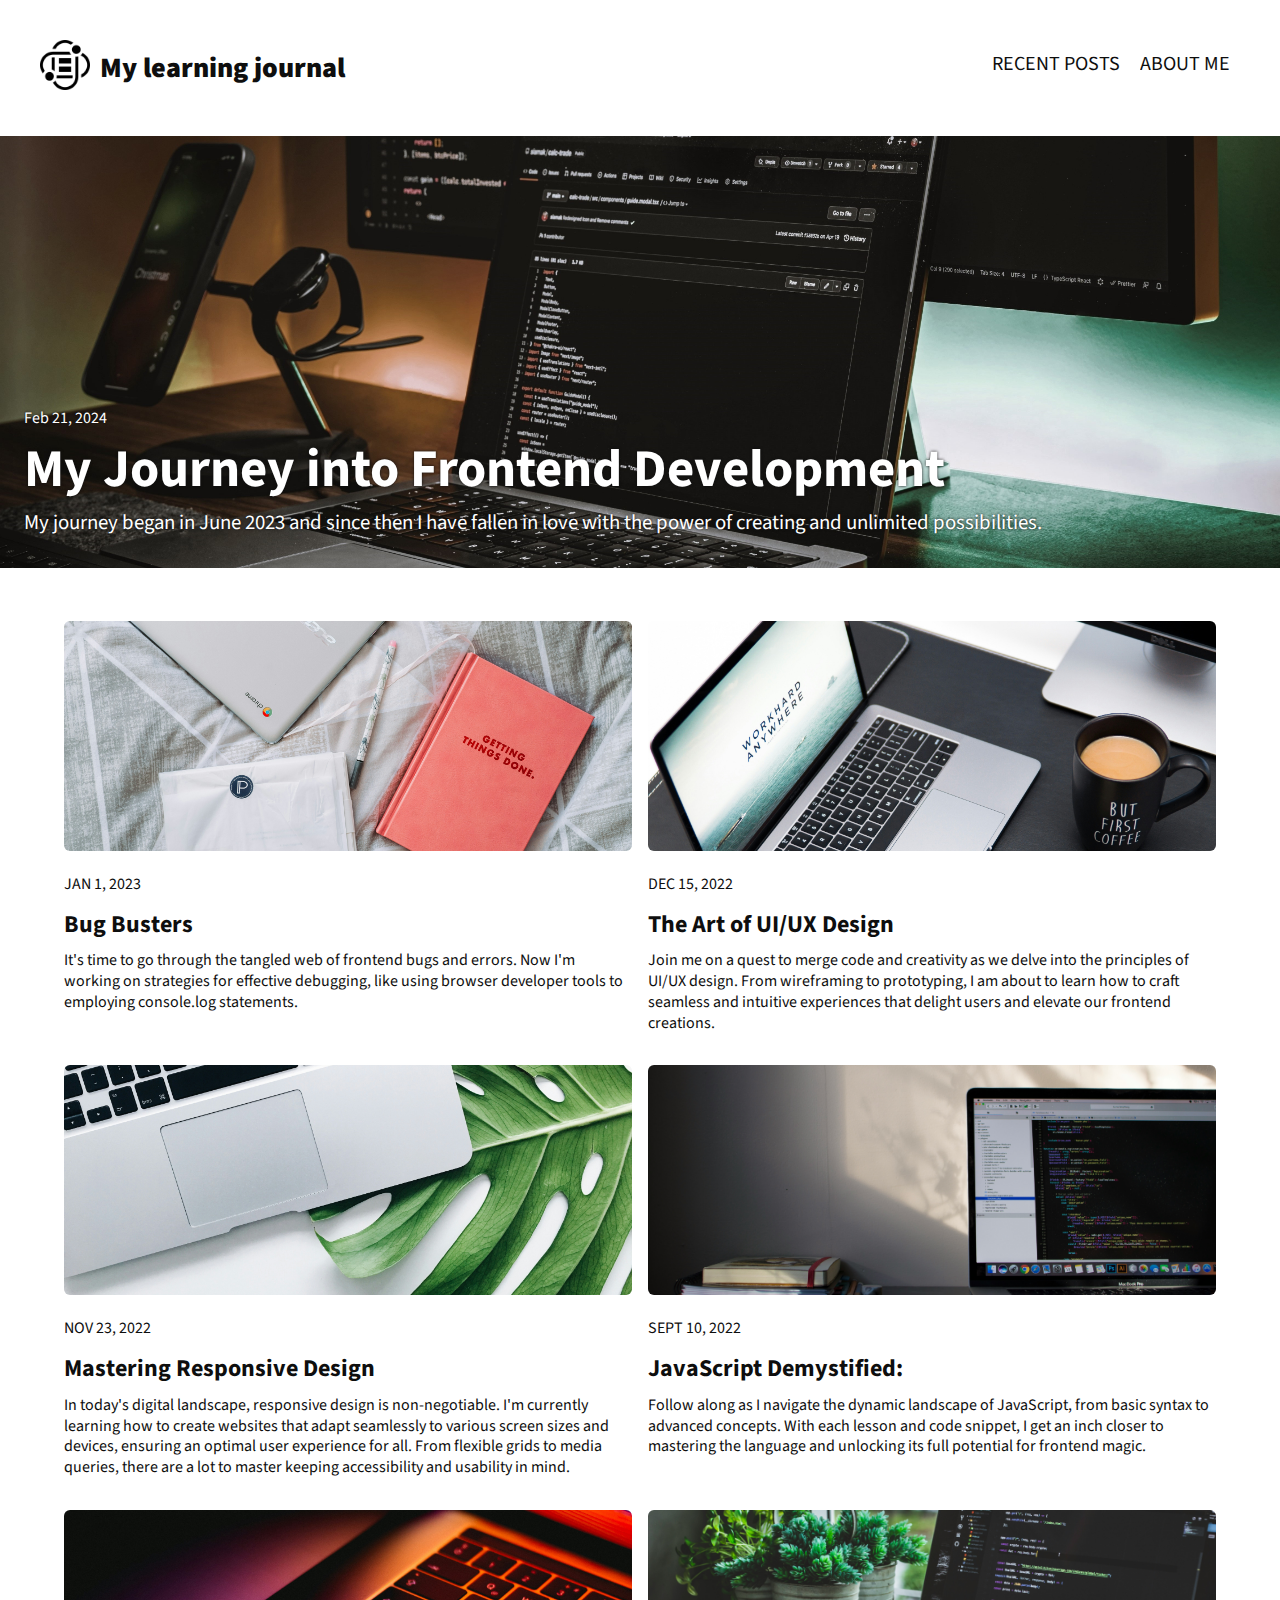
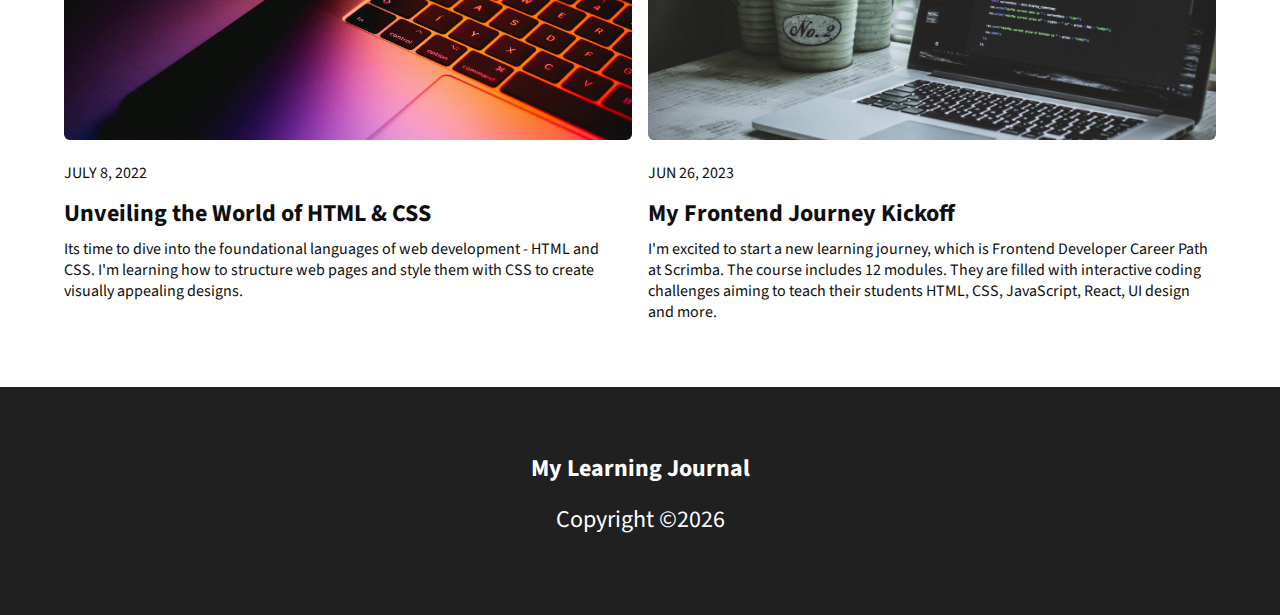
<file: index.html>
<!DOCTYPE html>
<html lang="en">
    <head>
        <title>My Learning Journal</title>
        <meta name="viewport" content="width=device-width, initial-scale=1.0">
        <!-- Google fonts -->
        <link href="https://fonts.googleapis.com/css?family=Source+Sans+Pro:300,400,900&display=swap" rel="stylesheet">
        <!-- Favicon -->
        <link rel="apple-touch-icon" sizes="180x180" href="images/learning-journal-favicon/favicon.ico">
        <link rel="icon" type="image/png" sizes="32x32" href="images/learning-journal-favicon/favicon-32x32.png">
        <link rel="icon" type="image/png" sizes="16x16" href="images/learning-journal-favicon/favicon-16x16.png">
        <link rel="manifest" href="images/learning-journal-favicon/site.webmanifest">
        <!-- Font Awesome -->
        <link rel="stylesheet" href="https://cdnjs.cloudflare.com/ajax/libs/font-awesome/6.0.0-beta2/css/all.min.css" 
        integrity="sha512-YWzhKL2whUzgiheMoBFwW8CKV4qpHQAEuvilg9FAn5VJUDwKZZxkJNuGM4XkWuk94WCrrwslk8yWNGmY1EduTA==" crossorigin="anonymous" 
        referrerpolicy="no-referrer" />
        <!-- CSS -->
        <link rel="stylesheet" href="style.css">
    </head>

    <body>

        <header>
            <nav>
                <ul class='nav-bar'>
                    <li class='logo'><a href='index.html'><img src='images/data-science.png' class="logo-img"></a></li>
                    <h1><a href='index.html'>My learning journal</a></h1>
                    <input type='checkbox' id='check' />
                    <span class="menu">
                        <li><a href="recent-posts.html">Recent posts</a></li>
                        <li><a href="about-me.html">About me</a></li>
                        <label for="check" class="close-menu"><i class="fas fa-times"></i></label>
                    </span>
                    <label for="check" class="open-menu"><i class="fas fa-bars"></i></label>
                </ul>
            </nav> 
        </header>

        <main>
            <article class="featured-article">
                <img class="featured-img" src="images\featured-image.jpg" alt="Post thumbnail">
                <div class="featured">
                    <span>Feb 21, 2024</span>
                    <h2>My Journey into Frontend Development</h2>
                    <p>My journey began in June 2023 and since then I have fallen in love with the power of creating and unlimited possibilities.</p>
                </div>
            </article>

            <div class="posts container" id="posts-container">
                <!-- other posts go here -->
            </div>

        </main>

        <footer id="footer">
            <h3>My Learning Journal</h3>
            <h4 id="copyright-date"></h4>
        </footer>

        <script src="index.js" type="module"></script>

    </body>
</html>
</file>
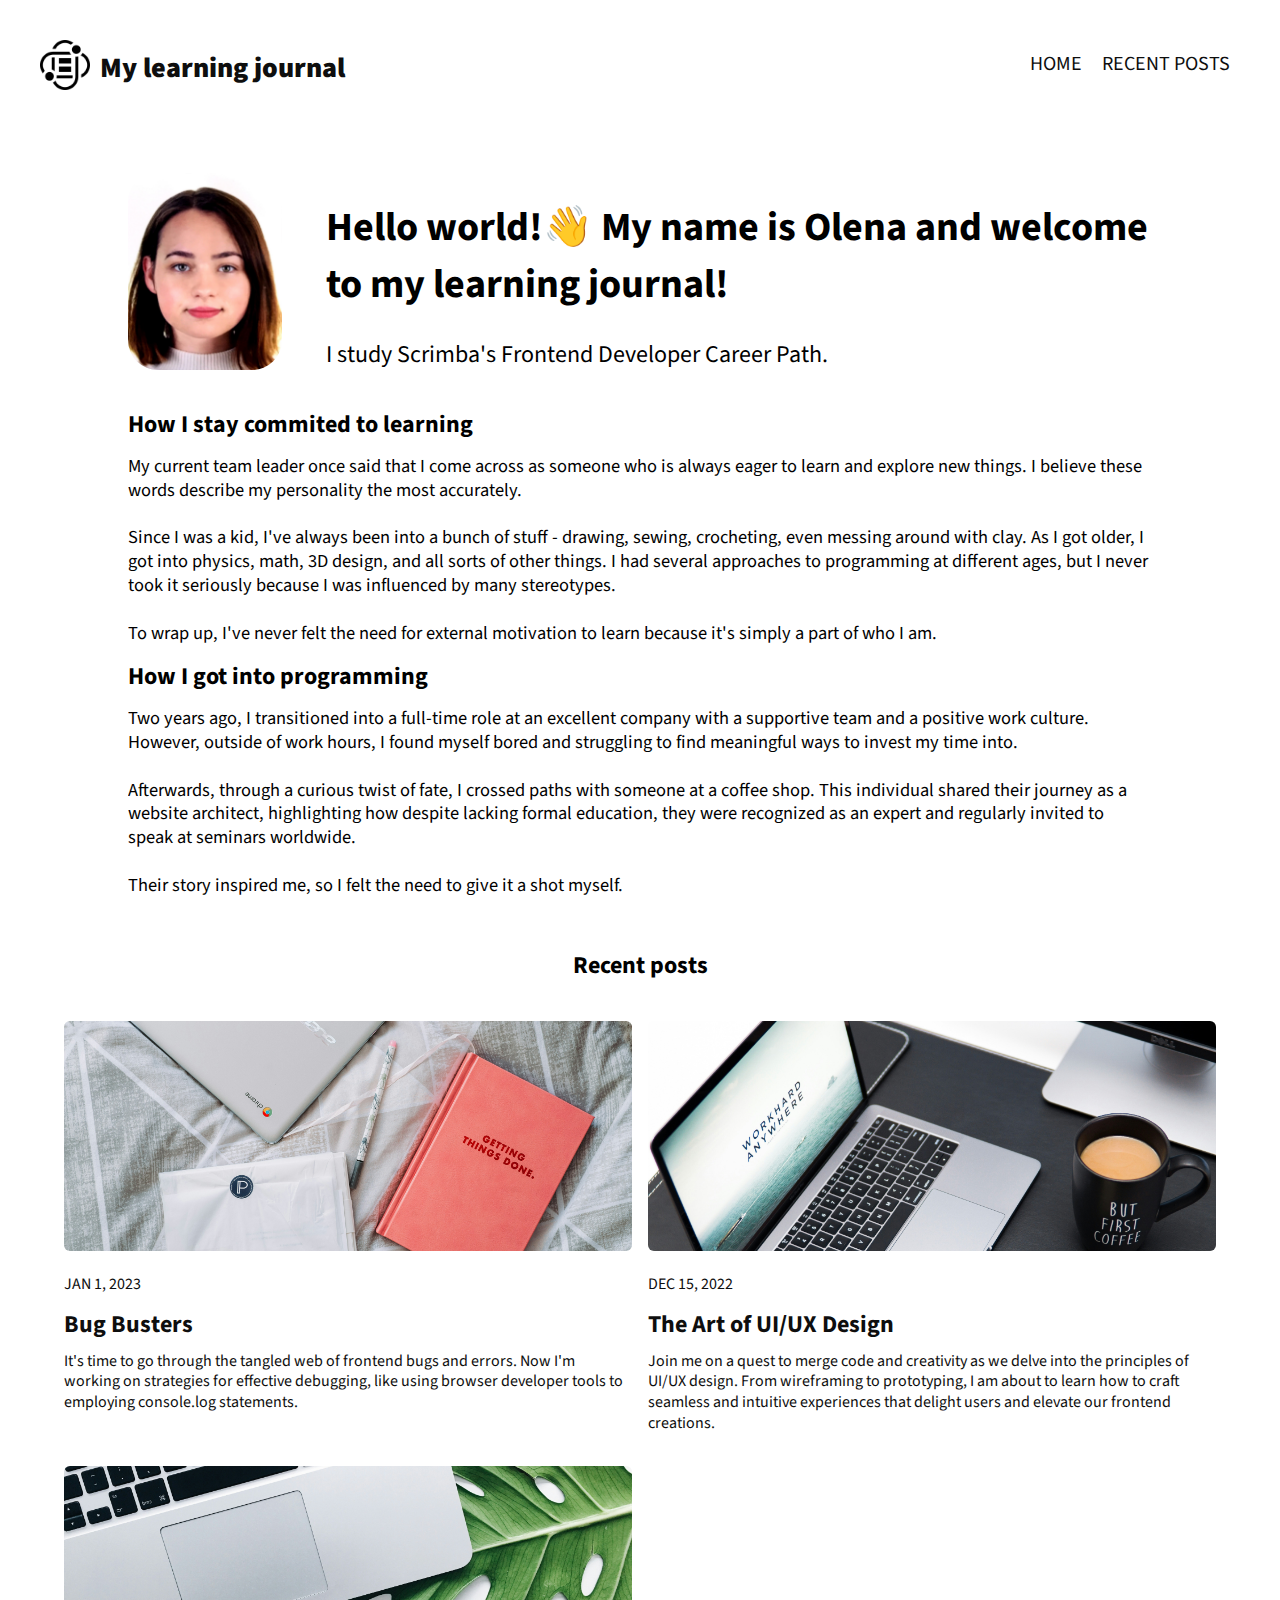
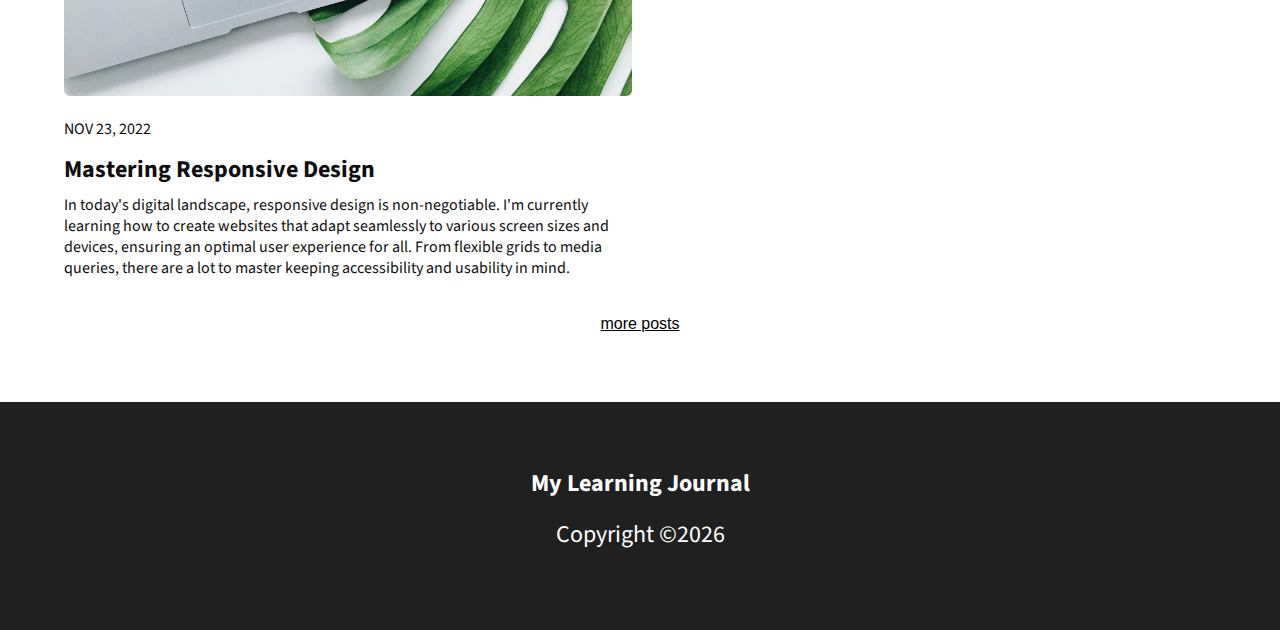
<file: about-me.html>
<!DOCTYPE html>
<html lang="en">
    <head>
        <title>My Learning Journal</title>
        <meta name="viewport" content="width=device-width, initial-scale=1.0">
        <!-- Google fonts -->
        <link href="https://fonts.googleapis.com/css?family=Source+Sans+Pro:300,400,900&display=swap" rel="stylesheet">
        <!-- Favicon -->
        <link rel="apple-touch-icon" sizes="180x180" href="images/learning-journal-favicon/favicon.ico">
        <link rel="icon" type="image/png" sizes="32x32" href="images/learning-journal-favicon/favicon-32x32.png">
        <link rel="icon" type="image/png" sizes="16x16" href="images/learning-journal-favicon/favicon-16x16.png">
        <link rel="manifest" href="images/learning-journal-favicon/site.webmanifest">
        <!-- Font Awesome -->
        <link rel="stylesheet" href="https://cdnjs.cloudflare.com/ajax/libs/font-awesome/6.0.0-beta2/css/all.min.css" 
        integrity="sha512-YWzhKL2whUzgiheMoBFwW8CKV4qpHQAEuvilg9FAn5VJUDwKZZxkJNuGM4XkWuk94WCrrwslk8yWNGmY1EduTA==" crossorigin="anonymous" 
        referrerpolicy="no-referrer" />
        <!-- CSS -->
        <link rel="stylesheet" href="style.css">
    </head>

    <body>

        <header>
            <nav>
                <ul class='nav-bar'>
                    <li class='logo'><a href='index.html'><img src='images/data-science.png' class="logo-img"></a></li>
                    <h1><a href='index.html'>My learning journal</a></h1>
                    <input type='checkbox' id='check' />
                    <span class="menu">
                        <li><a href="index.html">HOME</a></li>
                        <li><a href="recent-posts.html">Recent posts</a></li>
                        <label for="check" class="close-menu"><i class="fas fa-times"></i></label>
                    </span>
                    <label for="check" class="open-menu"><i class="fas fa-bars"></i></label>
                </ul>
            </nav> 
        </header>

        <main>
            <section>
                <div class="about-me">
                    <img src="images/me.jpg" class="my-picture" alt="The picture of an astonishing young girl.">
                    <div class="about-me-txt">
                        <h2 class="about-me-intro">Hello world!👋 My name is Olena and welcome to my learning journal!</h2>
                        <p class="about-me-subtitle">I study Scrimba's Frontend Developer Career Path.</p>
                    </div>
                </div>

                <div class="about-me-article" id="about-me-article">
                    <!-- here will be rendered an article -->
                </div>

            </section>

            <section>
                <h4 class="recent-posts">Recent posts</h4>
                <div class="posts container" id="recent-posts-container">
                    <!-- posts go here -->
                </div>
                <button class="more-posts-btn" id="more-posts-btn">more posts</button>
            </section>

        </main>

        <footer id="footer">
            <h3>My Learning Journal</h3>
            <h4 id="copyright-date"></h4>
        </footer>

        <script src="index.js" type="module"></script>

    </body>
</html>
</file>
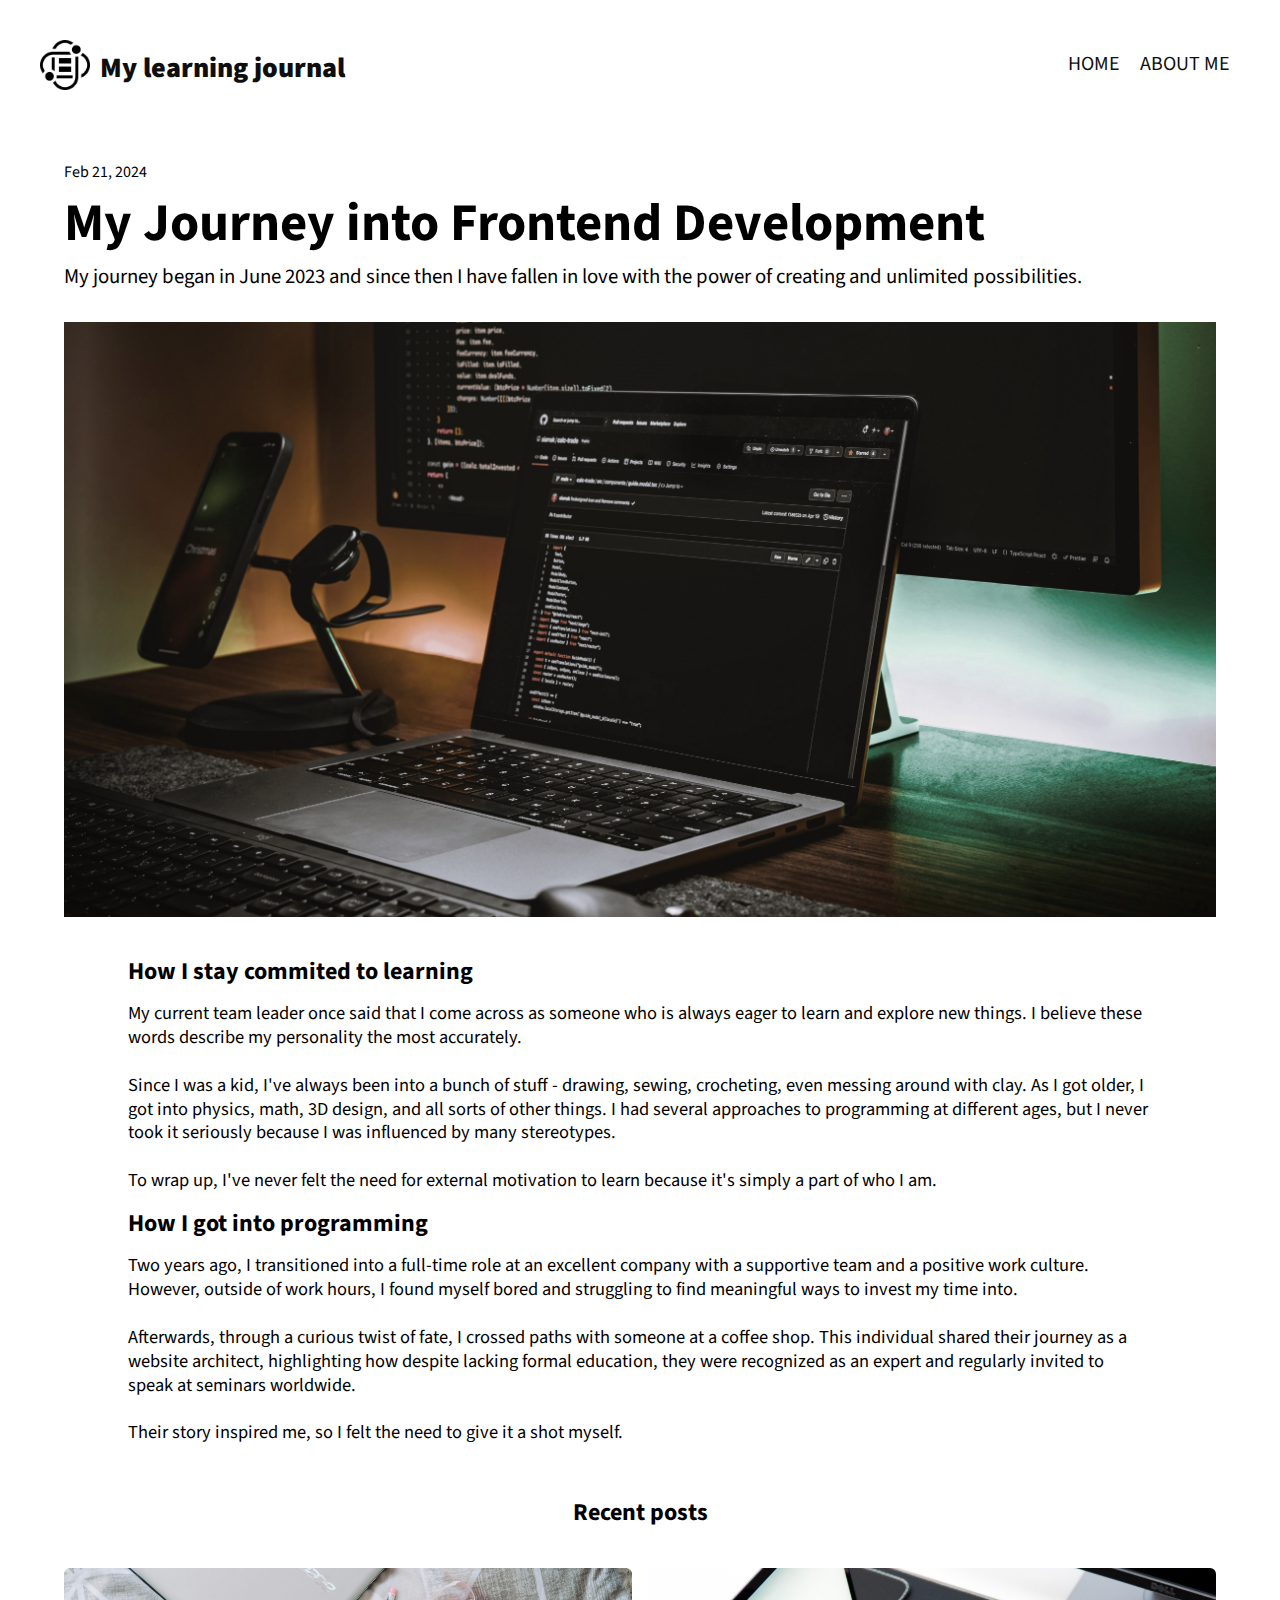
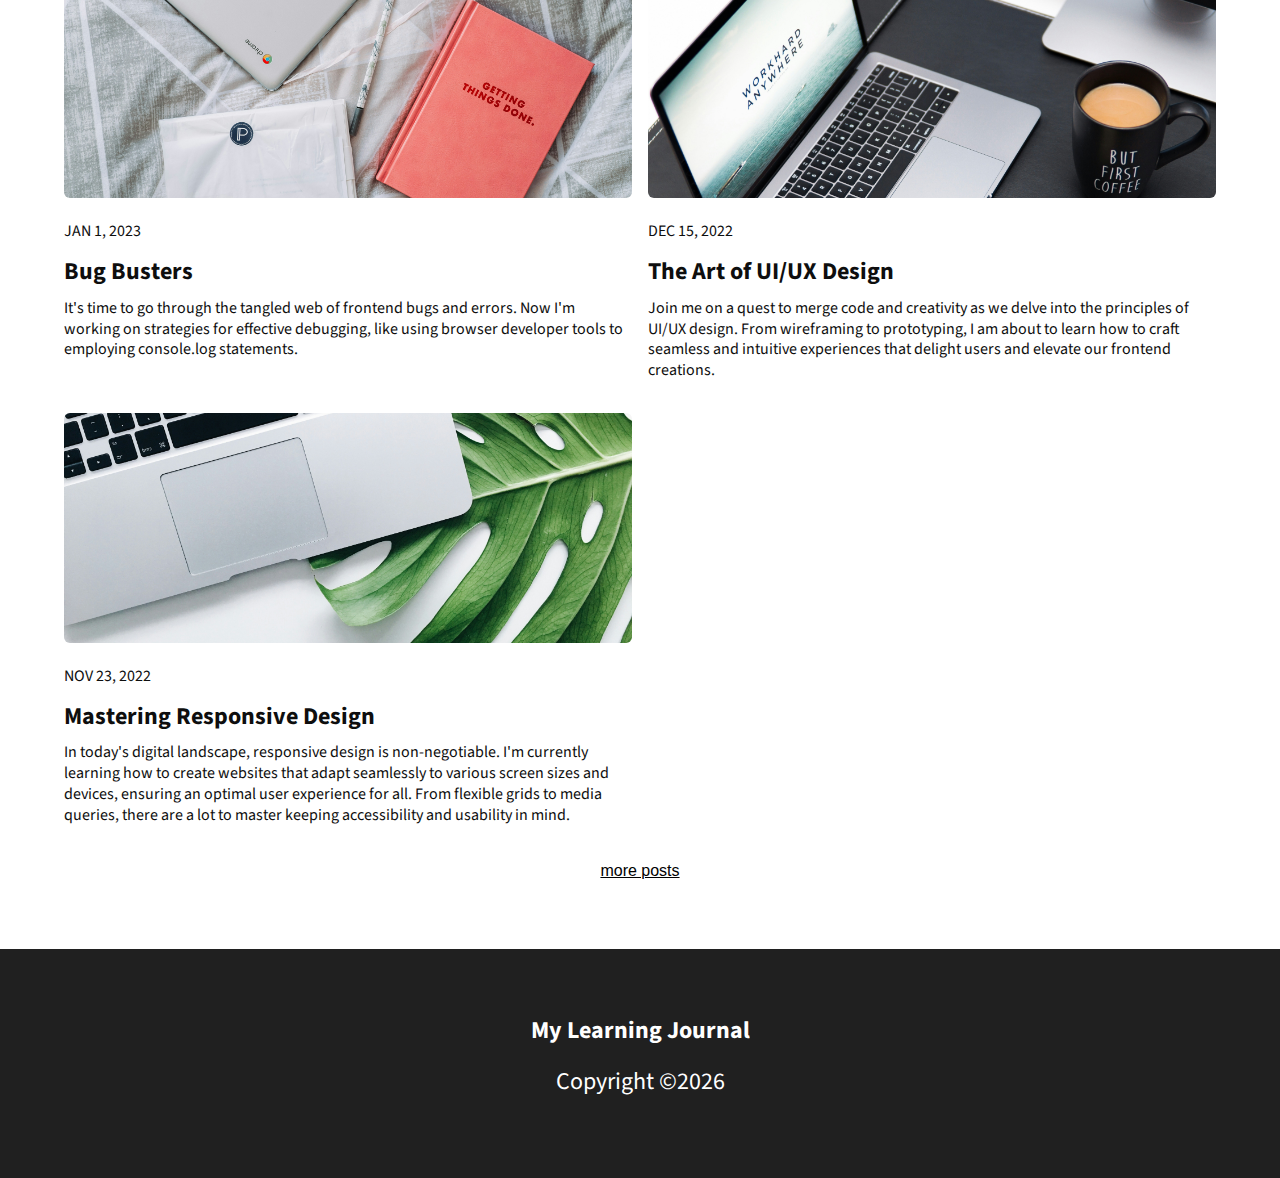
<file: recent-posts.html>
<!DOCTYPE html>
<html lang="en">
    <head>
        <title>My Learning Journal</title>
        <meta name="viewport" content="width=device-width, initial-scale=1.0">
        <!-- Google fonts -->
        <link href="https://fonts.googleapis.com/css?family=Source+Sans+Pro:300,400,900&display=swap" rel="stylesheet">
        <!-- Favicon -->
        <link rel="apple-touch-icon" sizes="180x180" href="images/learning-journal-favicon/favicon.ico">
        <link rel="icon" type="image/png" sizes="32x32" href="images/learning-journal-favicon/favicon-32x32.png">
        <link rel="icon" type="image/png" sizes="16x16" href="images/learning-journal-favicon/favicon-16x16.png">
        <link rel="manifest" href="images/learning-journal-favicon/site.webmanifest">
        <!-- Font Awesome -->
        <link rel="stylesheet" href="https://cdnjs.cloudflare.com/ajax/libs/font-awesome/6.0.0-beta2/css/all.min.css" 
        integrity="sha512-YWzhKL2whUzgiheMoBFwW8CKV4qpHQAEuvilg9FAn5VJUDwKZZxkJNuGM4XkWuk94WCrrwslk8yWNGmY1EduTA==" crossorigin="anonymous" 
        referrerpolicy="no-referrer" />
        <!-- CSS -->
        <link rel="stylesheet" href="style.css">
    </head>

    <body>

        <header>
            <nav>
                <ul class='nav-bar'>
                    <li class='logo'><a href='index.html'><img src='images/data-science.png' class="logo-img"></a></li>
                    <h1><a href='index.html'>My learning journal</a></h1>
                    <input type='checkbox' id='check' />
                    <span class="menu">
                        <li><a href="index.html">HOME</a></li>
                        <li><a href="about-me.html">About me</a></li>
                        <label for="check" class="close-menu"><i class="fas fa-times"></i></label>
                    </span>
                    <label for="check" class="open-menu"><i class="fas fa-bars"></i></label>
                </ul>
            </nav> 
        </header>

        <main>
            <section>
                <article class="recent-article">
                    <div class="featured">
                        <span>Feb 21, 2024</span>
                        <h2>My Journey into Frontend Development</h2>
                        <p>My journey began in June 2023 and since then I have fallen in love with the power of creating and unlimited possibilities.</p>
                    </div>
                    <img class="recent-img" src="images\featured-image.jpg" alt="Post thumbnail">
                </article>

                <div class="about-me-article" id="about-me-article">
                    <!-- here will be rendered an article -->
                </div>

            </section>

            <section>
                <h4 class="recent-posts">Recent posts</h4>
                <div class="posts container" id="recent-posts-container">
                    <!-- posts go here -->
                </div>
                <button class="more-posts-btn" id="more-posts-btn">more posts</button>
            </section>


        </main>

        <footer id="footer">
            <h3>My Learning Journal</h3>
            <h4 id="copyright-date"></h4>
        </footer>

        <script src="index.js" type="module"></script>

    </body>
</html>
</file>
<file: style.css>
*, *::before, *::after {
    margin: 0;
    padding: 0;
    text-decoration: none;
    list-style: none;
    overflow-x: hidden;
    user-select: none;
    box-sizing: border-box;
}

:root {
    --white: #fff;
    --black: #0E0E0E;
    --asphalt-grey: #202020;
}

body {
    font-family: 'Source Sans Pro', sans-serif;
    background-color: var(--white);
}

/* ----- TYPOGRAPHY ----- */

.nav-bar h1 {
    font-size: 1rem;
    font-weight: 900;
    font-family: inherit;

    margin-left: 10px;
    flex-grow: 1;
}

.featured { line-height: 1.5;}
.featured h2 { font-size: 1.5rem;}
.featured p { font-size: 0.8rem;}

.about-me-intro { 
    font-size: 1.25rem;
    margin: 0.65em 0;
}

.about-me-subtitle,
.about-me-article h5 {font-size: 1rem;}
.about-me-article p {margin: 0.7em 0;}

footer h3 { font-size: 1em;}

footer h4 { 
    margin-top: 1rem;
    font-weight: 400;
}

h4 { text-align: center;}
p { line-height: 1.3;}
span { font-size: 0.8rem;}

/* ----- LAYOUT ----- */

.nav-bar {
    width: 100vw;
    position: relative;
    display: flex;
    flex-direction: row;
    justify-content: space-between;
    align-items: center;
    padding: 15px;
    background-color: var(--white);
}

.menu {display: flex;}
.menu li {
    padding: 10px;
    font-size: 0.75em; /* 12px */
}

.container {
    width: 90%;
    max-width: 900px;
    padding-top: 1.5em;
    margin: 0 auto;
}

.posts {
    display: grid;
    gap: 1em;
    grid-template-columns: repeat(auto-fit, minmax(240px, 1fr))
}

article {margin-bottom: 1em;}
.article-info { text-transform: uppercase;}

.article-title {
    font-size: 1.5rem;
    margin: 0.5em 0 0.35em 0;
}

.featured-article {
    display: grid;
    grid-template-columns: 1.5rem auto 1.5rem;
    grid-template-rows: auto auto auto auto auto;
    color: var(--white);
    text-shadow: 0 0 3px var(--black);
}

.featured {
    grid-column: 2 / -2;
    grid-row: 2 / -1;
    margin-bottom: 1em;
}

.about-me,
.about-me-article,
.recent-article {
    display: flex;
    flex-direction: column;
    max-width: 90%;
    margin: 1.5em auto;
}

footer {
    display: flex;
    flex-direction: column;
    align-items: center;
    justify-content: center;
    color: var(--white);
    background-color: var(--asphalt-grey);
    padding: 4rem;
    width: 100vw;
    margin-top: 3rem;
}

/* ----- LINKS ----- */

a {
    color: var(--black);
    text-decoration: none; 
}

.menu li a {
    display: inline-block;
    text-decoration: none;
    color: var(--black);
    text-align: center;
    transition: 0.15s ease-in-out;
    position: relative;
    text-transform: uppercase;
}

.menu li a::after {
    content: "";
    position: absolute;
    bottom: 0;
    left: 0;
    width: 0;
    height: 1px;
    background-color: var(--asphalt-grey);
    transition: 0.15s ease-in-out;
}

.menu li a:hover:after {width: 100%;}
.open-menu , .close-menu {
    position: absolute;
    color: var(--black);
    cursor: pointer;
    font-size: 1.5rem;
    display: none;
}

.open-menu {
    top: 50%;
    right: 20px;
    transform: translateY(-50%);
}

.close-menu {
    top: 20px;
    right: 20px;
}
#check {display: none;}

/* ----- IMAGES ----- */

img { width: 100%;}
.logo-img {
    width: 30px;
    height: 30px;
    object-fit: cover;
}

.article-img {
    margin-bottom: 1em;
    max-height: 230px;
    object-fit: cover;
    border-radius: 6px;
}

.featured-img {
    grid-column: 1 / -1;
    grid-row: 1 / -1;
    min-height: 190px;
    object-fit: cover;
}

.my-picture {
    max-width: 40vw;
    object-fit: cover;
    border-radius: 30px;
    align-self: center;
}

/* ----- BUTTONS ----- */

.more-posts-btn {
    border: none;
    background-color: transparent;
    text-decoration: underline;
    font-size: 1em;

    display: block;
    margin: 1.3em auto;
}

@media(max-width: 610px){
    .menu {
        flex-direction: column;
        align-items: center;
        justify-content: center;
        width: 30%;
        height: 35vh;
        position: fixed;
        top: 0;
        right: -100%;
        z-index: 100;
        background-color: var(--white);
        transition: all 0.2s ease-in-out;
    }
    .menu li {margin-top: 10px;}
    .menu li a {padding: 10px;}
    .open-menu , .close-menu {display: block;}
    #check:checked ~ .menu {right: 0;}
}

@media (min-width: 610px){
    .nav-bar h1 {font-size: 28px;}
    .nav-bar {padding: 40px;}

    .featured h2 { font-size: 3.3rem;}
    .featured p { font-size: 1.3rem;}

    .about-me-intro { font-size: 2.5rem;}
    .about-me-subtitle,
    .about-me-article h5  {font-size: 1.5rem;}
    .about-me-article p { font-size: 1.15rem;}

    footer h3 { font-size: 1.5rem;}

    h4 { 
        font-size: 1.5rem;
        margin-bottom: 0.6em;
    }

    .menu li { font-size: 20px; }
    span { font-size: 1rem;}

    .logo-img {
        width: 50px;
        height: 50px;
    }

    .container { max-width: 90%;}

    .about-me,
    .about-me-article { 
        width: 80vw;
        margin: 2.3em auto;
    }

    .about-me { 
        flex-direction: row;
        gap: 2.75em;
    }

    .posts { grid-template-columns: repeat(auto-fit, minmax(400px, 1fr))}

    .featured-article {margin-bottom: 1.8rem; }
    .featured-img {height: 48vh; }
    .featured { margin-bottom: 2em;}

    .my-picture {
        max-width: 12vw;
    }
    
}
</file>
